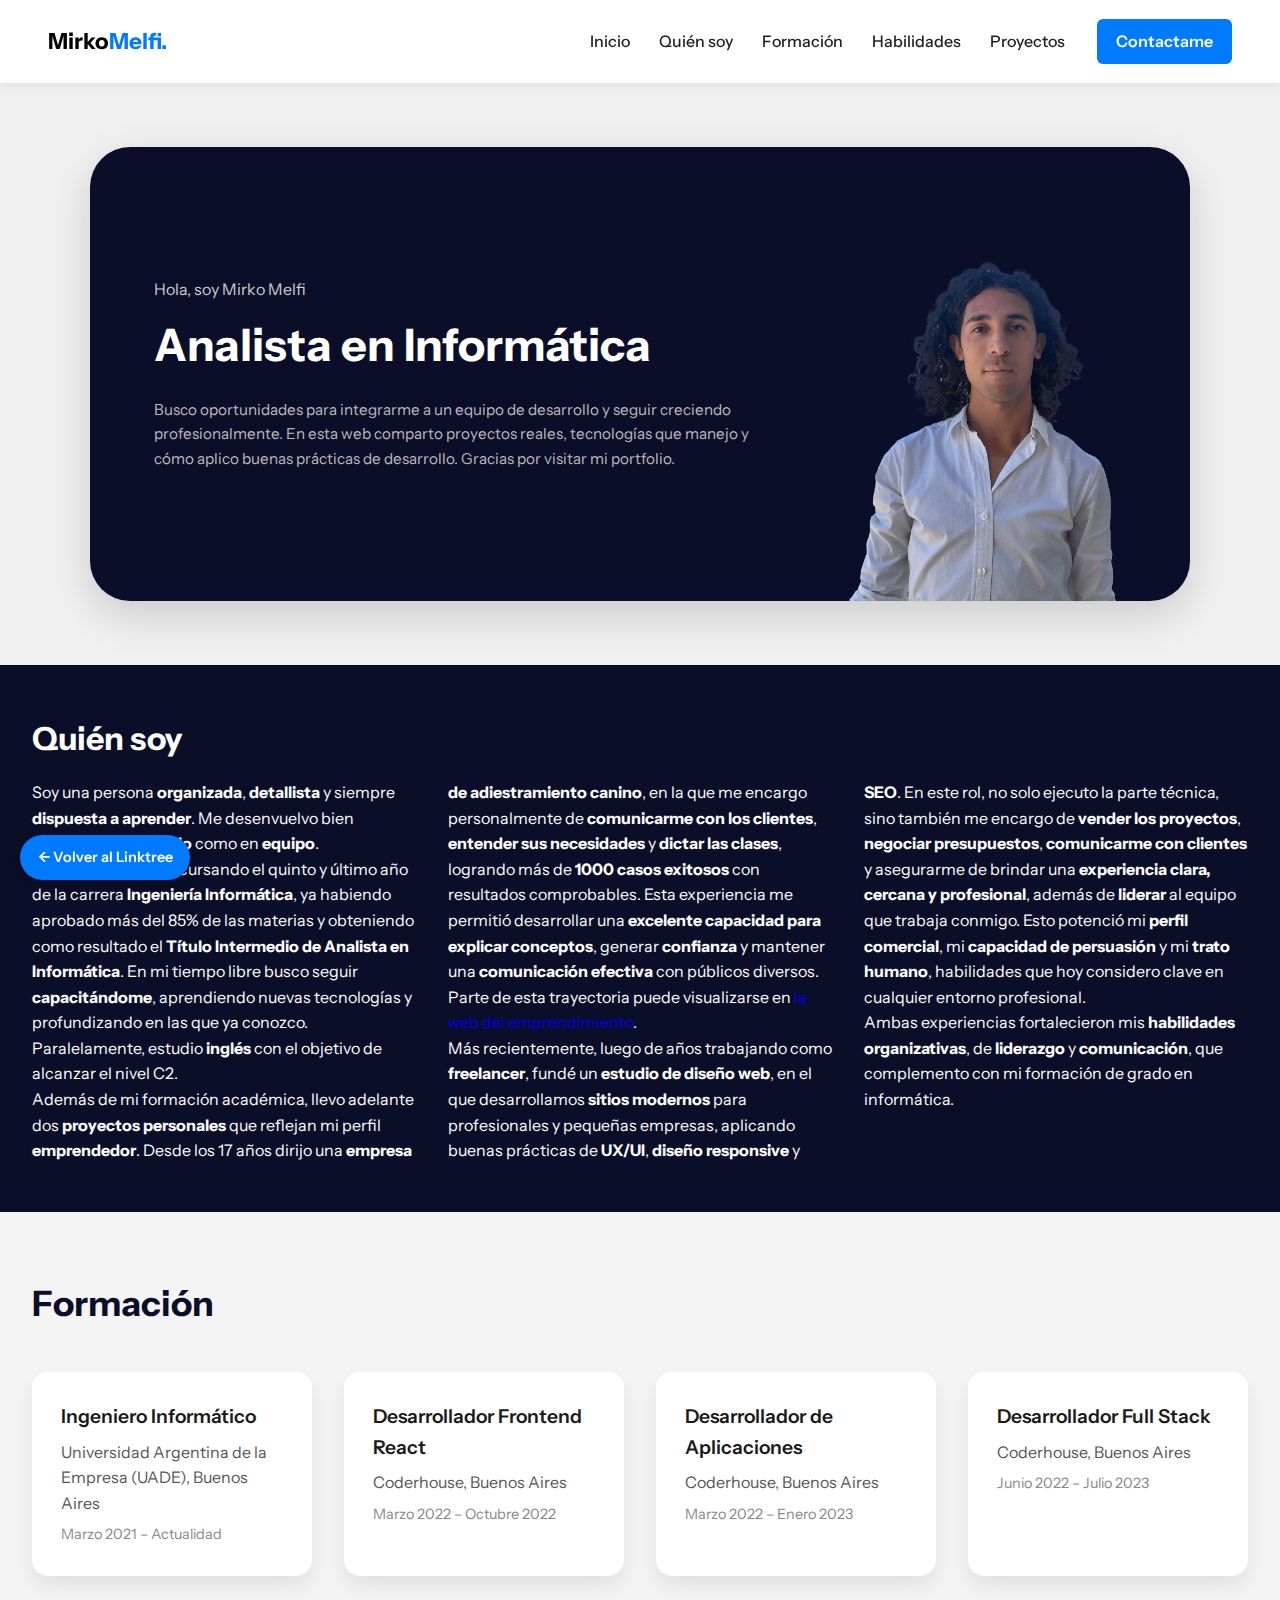
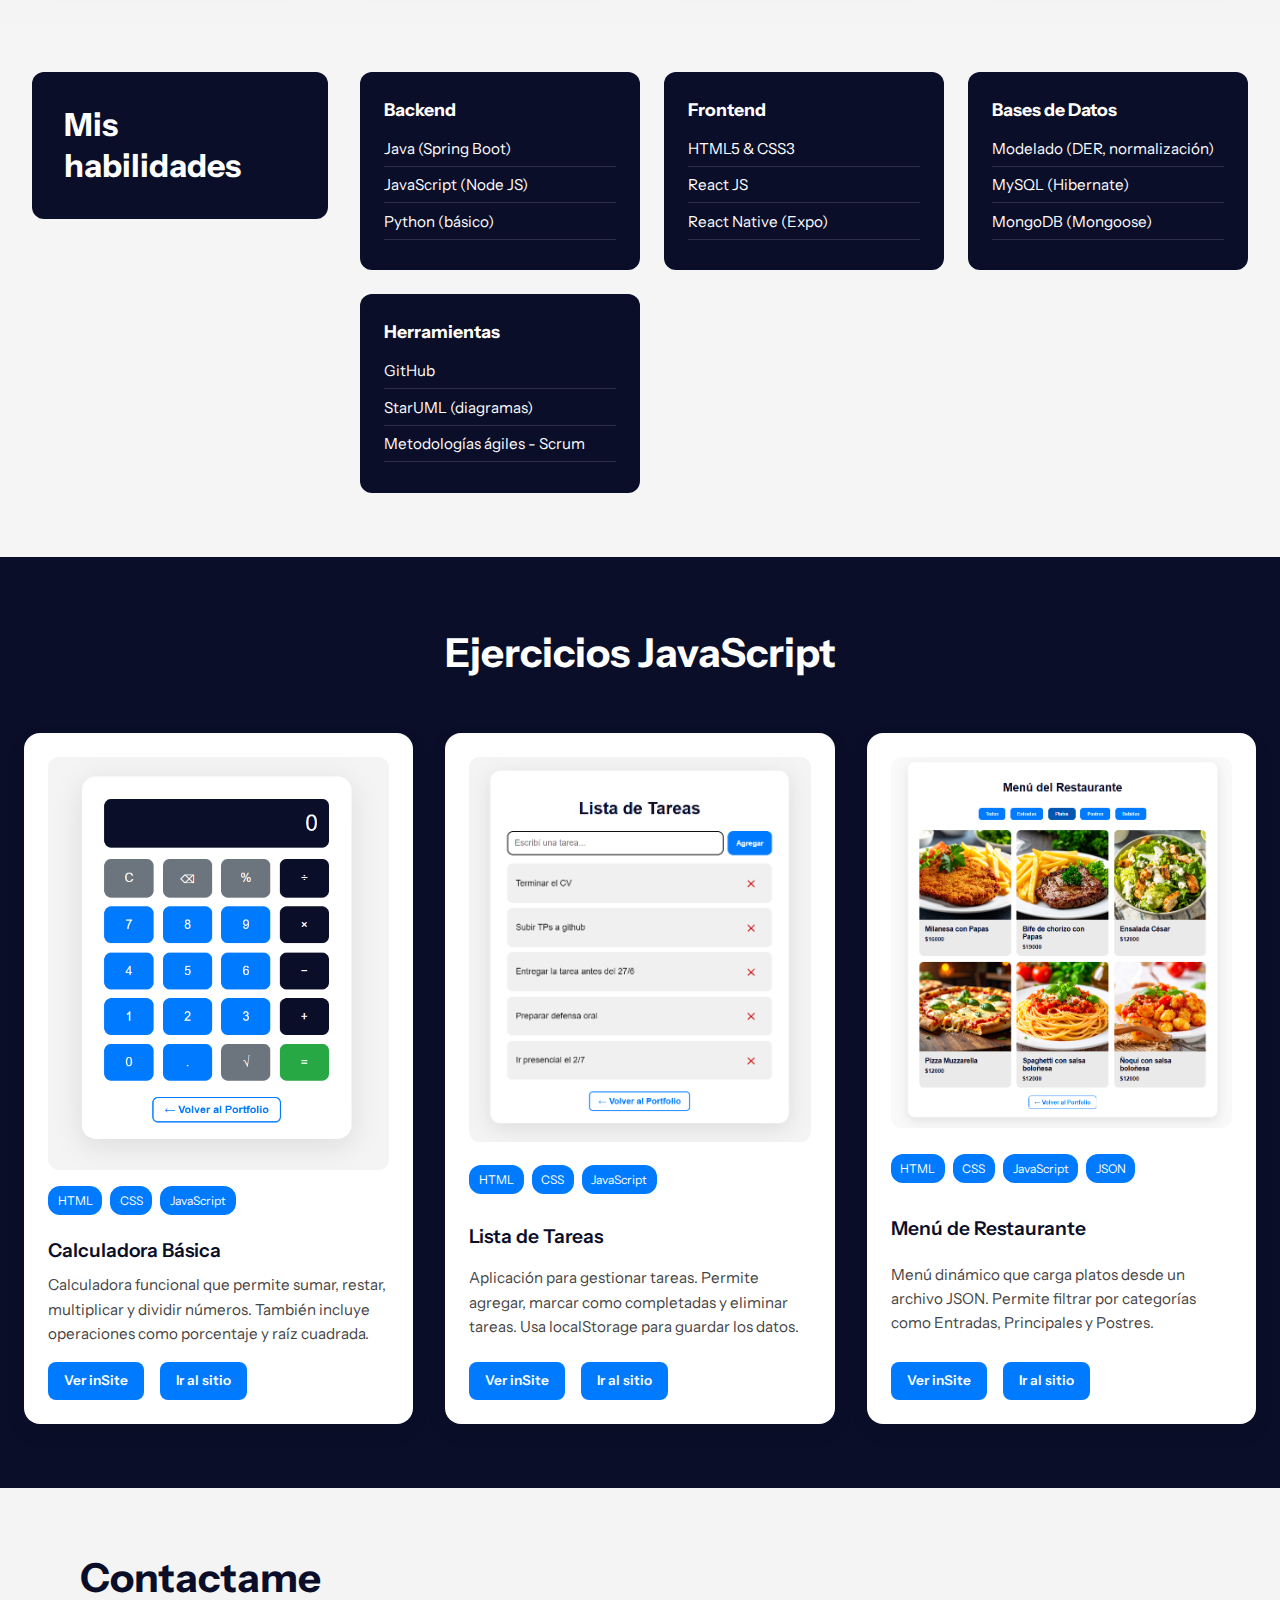
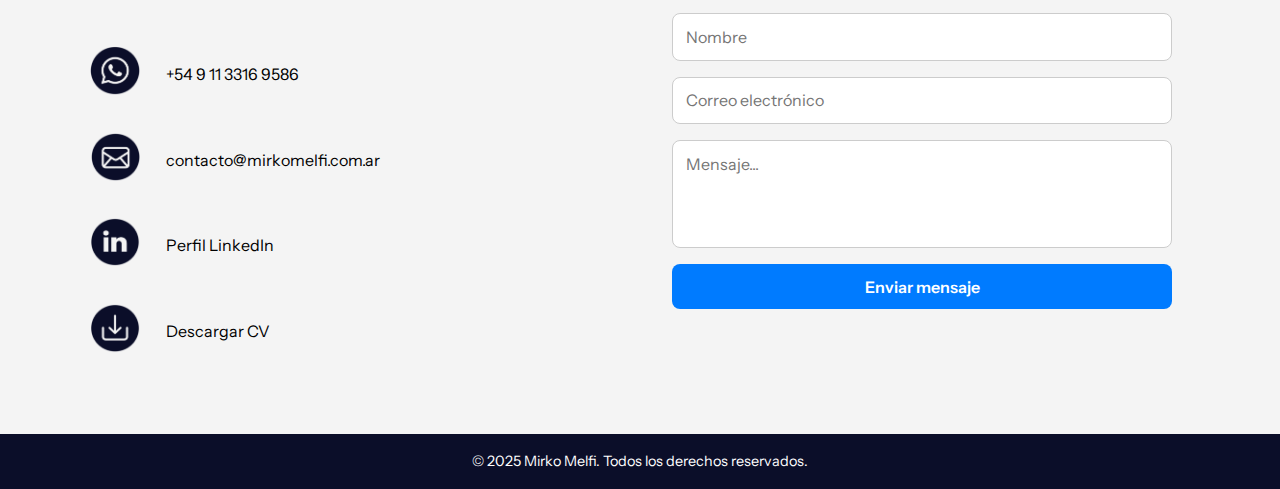
<file: index.html>
<!DOCTYPE html>
<html lang="es">
<head>
    <meta charset="UTF-8">
    <meta name="viewport" content="width=device-width, initial-scale=1.0">
    <meta name="format-detection" content="telephone=no">
    <title>Mirko Melfi - Portfolio</title>
    <link rel="stylesheet" href="styles.css?v=1.3">
    <link rel="icon" type="image/png" href="assets/logo.png">
    <link rel="preconnect" href="https://fonts.googleapis.com">
    <link href="https://fonts.googleapis.com/css2?family=Inter:wght@400;600;700&display=swap" rel="stylesheet">
    <link rel="preconnect" href="https://fonts.googleapis.com">
    <link rel="preconnect" href="https://fonts.gstatic.com" crossorigin>
    <link href="https://fonts.googleapis.com/css2?family=Instrument+Sans:ital,wght@0,400..700;1,400..700&display=swap" rel="stylesheet">
    <style>
        /*Para que baje suave hasta el ID marcado*/
        html {
            scroll-behavior: smooth;
        }
    </style>
</head>

<body>

<header class="header">
  <div class="logo">Mirko<span>Melfi.</span></div>

  <nav class="navbar">
    <ul class="nav-links" id="nav-links">
      <li><a href="#inicio">Inicio</a></li>
      <li><a href="#quien-soy">Quién soy</a></li>
      <li><a href="#formacion">Formación</a></li>
      <li><a href="#habilidades">Habilidades</a></li>
      <li><a href="#proyectos">Proyectos</a></li>
    </ul>
    <a href="#contacto" class="btn-nav">Contactame</a>
  </nav>

    <!-- Botón hamburguesa solo visible en mobile -->
  <div class="hamburger" id="hamburger">☰</div>

  <!-- Overlay oscuro -->
  <div class="overlay" id="overlay"></div>

  <!-- Menú mobile lateral -->
  <div class="mobile-menu" id="mobileMenu">
    <div class="mobile-header">
      <span class="logo">Mirko<span>Melfi.</span></span>
      <button id="closeMenu">✕</button>
    </div>
    <ul>
      <li><a href="#inicio">Inicio</a></li>
      <li><a href="#quien-soy">Quién soy</a></li>
      <li><a href="#formacion">Formación</a></li>
      <li><a href="#habilidades">Habilidades</a></li>
      <li><a href="#proyectos">Proyectos</a></li>
      <li><a href="#contacto">Contactame</a></li>
    </ul>
  </div>
</header>



<section id="inicio" class="hero">
  <div class="hero-content">
    <div class="hero-texto">
      <p class="intro">Hola, soy Mirko Melfi</p>
      <h1>Analista en Informática</h1>
      <p class="descripcion">
          Busco oportunidades para integrarme a un equipo de desarrollo y seguir creciendo profesionalmente.  
          En esta web comparto proyectos reales, tecnologías que manejo y cómo aplico buenas prácticas de desarrollo.  
          Gracias por visitar mi portfolio.
      </p>
    </div>
    <div class="hero-imagen">
      <img src="assets/fotomirko.png" alt="Foto de Mirko Melfi">
    </div>
  </div>
</section>


  <section class="quien-soy" id="quien-soy">
    <h2>Quién soy</h2>
    <div class="quien-soy-texto">
      <p>
        Soy una persona <strong>organizada</strong>, <strong>detallista</strong> y siempre <strong>dispuesta a aprender</strong>. Me desenvuelvo bien trabajando tanto <strong>solo</strong> como en <strong>equipo</strong>. Actualmente, estoy cursando el quinto y último año de la carrera <strong>Ingeniería Informática</strong>, ya habiendo aprobado más del 85% de las materias y obteniendo como resultado el <strong>Título Intermedio de Analista en Informática</strong>. En mi tiempo libre busco seguir <strong>capacitándome</strong>, aprendiendo nuevas tecnologías y profundizando en las que ya conozco. Paralelamente, estudio <strong>inglés</strong> con el objetivo de alcanzar el nivel C2.
      <br>
      
        Además de mi formación académica, llevo adelante dos <strong>proyectos personales</strong> que reflejan mi perfil <strong>emprendedor</strong>. Desde los 17 años dirijo una <strong>empresa de adiestramiento canino</strong>, en la que me encargo personalmente de <strong>comunicarme con los clientes</strong>, <strong>entender sus necesidades</strong> y <strong>dictar las clases</strong>, logrando más de <strong>1000 casos exitosos</strong> con resultados comprobables. Esta experiencia me permitió desarrollar una <strong>excelente capacidad para explicar conceptos</strong>, generar <strong>confianza</strong> y mantener una <strong>comunicación efectiva</strong> con públicos diversos. Parte de esta trayectoria puede visualizarse en <a href="https://adiestramientocaninojirok.com" target="_blank">la web del emprendimiento</a>.
      <br>
      
        Más recientemente, luego de años trabajando como <strong>freelancer</strong>, fundé un <strong>estudio de diseño web</strong>, en el que desarrollamos <strong>sitios modernos</strong> para profesionales y pequeñas empresas, aplicando buenas prácticas de <strong>UX/UI</strong>, <strong>diseño responsive</strong> y <strong>SEO</strong>. En este rol, no solo ejecuto la parte técnica, sino también me encargo de <strong>vender los proyectos</strong>, <strong>negociar presupuestos</strong>, <strong>comunicarme con clientes</strong> y asegurarme de brindar una <strong>experiencia clara, cercana y profesional</strong>, además de <strong>liderar</strong> al equipo que trabaja conmigo. Esto potenció mi <strong>perfil comercial</strong>, mi <strong>capacidad de persuasión</strong> y mi <strong>trato humano</strong>, habilidades que hoy considero clave en cualquier entorno profesional. <br>Ambas experiencias fortalecieron mis <strong>habilidades organizativas</strong>, de <strong>liderazgo</strong> y <strong>comunicación</strong>, que complemento con mi formación de grado en informática.
      </p>
    </div>

    <div class="accordion-section">
      <button class="accordion-btn" onclick="toggleAcordeon('bloque1',this)">Formación y perfil académico <span class="arrow">›</span></button>
      <div id="bloque1" class="accordion-content">
        Soy una persona <strong>organizada</strong>, <strong>detallista</strong> y siempre <strong>dispuesta a aprender</strong>. Me desenvuelvo bien trabajando tanto <strong>solo</strong> como en <strong>equipo</strong>. Actualmente, estoy cursando el quinto y último año de la carrera <strong>Ingeniería Informática</strong>, ya habiendo aprobado más del 85% de las materias y obteniendo como resultado el <strong>Título Intermedio de Analista en Informática</strong>. En mi tiempo libre busco seguir <strong>capacitándome</strong>, aprendiendo nuevas tecnologías y profundizando en las que ya conozco. Paralelamente, estudio <strong>inglés</strong> con el objetivo de alcanzar el nivel C2.
      </div>

      <button class="accordion-btn" onclick="toggleAcordeon('bloque2',this)">Autogestión y visión emprendedora <span class="arrow">›</span></button>
      <div id="bloque2" class="accordion-content">
        Desde los 17 años dirijo una <strong>empresa de adiestramiento canino</strong>, en la que me encargo personalmente de <strong>comunicarme con los clientes</strong>, <strong>entender sus necesidades</strong> y <strong>dictar las clases</strong>, logrando más de <strong>1000 casos exitosos</strong> con resultados comprobables. Esta experiencia me permitió desarrollar una <strong>excelente capacidad para explicar conceptos</strong>, generar <strong>confianza</strong> y mantener una <strong>comunicación efectiva</strong> con públicos diversos. Parte de esta trayectoria puede visualizarse en <a href="https://adiestramientocaninojirok.com" target="_blank">la web del emprendimiento</a>.
      </div>

      <button class="accordion-btn" onclick="toggleAcordeon('bloque3',this)">Liderazgo y gestión de proyectos <span class="arrow">›</span></button>
      <div id="bloque3" class="accordion-content">
        Luego de años trabajando como <strong>freelancer</strong>, fundé un <strong>estudio de diseño web</strong>, en el que desarrollamos <strong>sitios modernos</strong> para profesionales y pequeñas empresas, aplicando buenas prácticas de <strong>UX/UI</strong>, <strong>diseño responsive</strong> y <strong>SEO</strong>. En este rol, no solo ejecuto la parte técnica, sino también me encargo de <strong>vender los proyectos</strong>, <strong>negociar presupuestos</strong>, <strong>comunicarme con clientes</strong> y asegurarme de brindar una <strong>experiencia clara, cercana y profesional</strong>, además de <strong>liderar</strong> al equipo que trabaja conmigo.
      </div>

      <button class="accordion-btn" onclick="toggleAcordeon('bloque4',this)">Empatía, adaptabilidad y colaboración <span class="arrow">›</span></button>
      <div id="bloque4" class="accordion-content">
        Estas experiencias fortalecieron mis <strong>habilidades organizativas</strong>, de <strong>liderazgo</strong> y <strong>comunicación</strong>, que complemento con mi formación de grado en informática. También potenció mi <strong>perfil comercial</strong>, mi <strong>capacidad de persuasión</strong> y mi <strong>trato humano</strong>, habilidades que considero clave en cualquier entorno profesional.
      </div>
    </div>


  </section>

  <section class="formacion" id="formacion">
    <h2>Formación</h2>
    <div class="formacion-grid">

      <div class="card-formacion">
        <h3>Ingeniero Informático</h3>
        <p>Universidad Argentina de la Empresa (UADE), Buenos Aires</p>
        <span>Marzo 2021 – Actualidad</span>
      </div>
      
      <div class="card-formacion">
        <h3>Desarrollador Frontend React</h3>
        <p>Coderhouse, Buenos Aires</p>
        <span>Marzo 2022 – Octubre 2022</span>
      </div>

      <div class="card-formacion">
        <h3>Desarrollador de Aplicaciones</h3>
        <p>Coderhouse, Buenos Aires</p>
        <span>Marzo 2022 – Enero 2023</span>
      </div>
      
      <div class="card-formacion">
        <h3>Desarrollador Full Stack</h3>
        <p>Coderhouse, Buenos Aires</p>
        <span>Junio 2022 – Julio 2023</span>
      </div>

    </div>
  </section>

  <hr class="separador-mobile">

  <section class="habilidades" id="habilidades">
    <div class="habilidades-wrapper">
      <div class="habilidades-titulo">
        <h2>Mis habilidades</h2>
      </div>
      <div class="habilidades-contenido">

        <div class="grupo-habilidades">
          <h3>Backend</h3>
          <ul>
            <li>Java (Spring Boot)</li>
            <li>JavaScript (Node JS)</li>
            <li>Python (básico)</li>
          </ul>
        </div>

        <div class="grupo-habilidades">
          <h3>Frontend</h3>
          <ul>
            <li>HTML5 & CSS3</li>
            <li>React JS</li>
            <li>React Native (Expo)</li>
          </ul>
        </div>

        <div class="grupo-habilidades">
          <h3>Bases de Datos</h3>
          <ul>
            <li>Modelado (DER, normalización)</li>
            <li>MySQL (Hibernate)</li>
            <li>MongoDB (Mongoose)</li>
          </ul>
        </div>

        <div class="grupo-habilidades">
          <h3>Herramientas</h3>
          <ul>
            <li>GitHub</li>
            <li>StarUML (diagramas)</li>
            <li>Metodologías ágiles - Scrum</li>
          </ul>
        </div>

      </div>
    </div>
  </section>
  <section id="proyectos" class="proyectos">
    <div class="contenedor">
      <h2>Ejercicios JavaScript</h2>
      <div class="grid-proyectos">

        <!-- Proyecto 1: Calculadora -->
        <div class="proyecto-card">
          <img src="assets/calculadora.png" alt="Calculadora JavaScript">
          <div class="etiquetas">
            <span>HTML</span>
            <span>CSS</span>
            <span>JavaScript</span>
          </div>
          <h3>Calculadora Básica</h3>
          <p>
            Calculadora funcional que permite sumar, restar, multiplicar y dividir números. También incluye operaciones como porcentaje y raíz cuadrada.
          </p>
          <div class="botones-proyecto">
            <a href="proyectos/calculadora/index.html" class="btn-proyecto">Ver inSite</a>
            <a href="proyectos/calculadora/index.html" class="btn-proyecto" target="_blank">Ir al sitio</a>
          </div>
        </div>

        <!-- Proyecto 2: Lista de Tareas -->
        <div class="proyecto-card">
          <img src="assets/tareas.png" alt="Lista de Tareas">
          <div class="etiquetas">
            <span>HTML</span>
            <span>CSS</span>
            <span>JavaScript</span>
          </div>
          <h3>Lista de Tareas</h3>
          <p>
            Aplicación para gestionar tareas. Permite agregar, marcar como completadas y eliminar tareas. Usa localStorage para guardar los datos.
          </p>
          <div class="botones-proyecto">
            <a href="proyectos/tareas/index.html" class="btn-proyecto">Ver inSite</a>
            <a href="proyectos/tareas/index.html" class="btn-proyecto" target="_blank">Ir al sitio</a>
          </div>
        </div>

        <!-- Proyecto 3: Menú Restaurante -->
        <div class="proyecto-card">
          <img src="assets/menu.png" alt="Menú Restaurante">
          <div class="etiquetas">
            <span>HTML</span>
            <span>CSS</span>
            <span>JavaScript</span>
            <span>JSON</span>
          </div>
          <h3>Menú de Restaurante</h3>
          <p>
            Menú dinámico que carga platos desde un archivo JSON. Permite filtrar por categorías como Entradas, Principales y Postres.
          </p>
          <div class="botones-proyecto">
            <a href="proyectos/menu/index.html" class="btn-proyecto">Ver inSite</a>
            <a href="proyectos/menu/index.html" class="btn-proyecto" target="_blank">Ir al sitio</a>
          </div>
        </div>

      </div>
    </div>
  </section>

  <section class="contacto-form">
    <section id="contacto" class="contacto">
      <div class="contacto-txt">
        <h1>Contactame</h1>
        <div class="contacto-iconos">
          <div class="items-contact">
            <a href="https://wa.me/541133169586" target="_blank">
              <img src="assets/icono-wpp.png" alt="WhatsApp">
            </a>
            <p>+54 9 11 3316 9586</p>
          </div>
          <div class="items-contact">
            <a href="mailto:contacto@mirkomelfi.com.ar" target="_blank">
              <img src="assets/icono-gmail.png" alt="Email">
            </a>
            <p>contacto@mirkomelfi.com.ar</p>
          </div>
          <div class="items-contact">
            <a href="https://linkedin.com/in/mirko-melfi-93bb242aa" target="_blank">
              <img src="assets/icono-link.png" alt="LinkedIn">
            </a>
            <p>Perfil LinkedIn</p>
          </div>
          <div class="items-contact">
            <a href="assets/Curriculum - Mirko Melfi  (Español).pdf" download class="btn-descarga">
              <img src="assets/icono-download.png" alt="Descargar">
            </a>
            <p>Descargar CV</p>
          </div>

        </div>
      </div>
    </section>
    <section id="form" class="form">
      <div class="txt-form">
        <h1>Dejame tu mensaje!</h1>
      </div>
      <form class="form-contacto" id="form-contacto">
        <input type="text" name="from_name" placeholder="Nombre" required>
        <input type="email" name="reply_to" placeholder="Correo electrónico" required>
        <textarea name="message" rows="4" placeholder="Mensaje..." required></textarea>
        <button type="submit">Enviar mensaje</button>
      </form>
    </section>
  </section>
  <footer>
    <p>© 2025 Mirko Melfi. Todos los derechos reservados.</p>
  </footer>
 <a href="https://mirkomelfi.github.io/linktree-dw/" class="btn-flotante-linktree" title="Volver al Linktree">← Volver al Linktree</a>
 
<script>
  const hamburger = document.getElementById("hamburger");
  const mobileMenu = document.getElementById("mobileMenu");
  const closeMenu = document.getElementById("closeMenu");
  const overlay = document.getElementById("overlay");
  const menuLinks = mobileMenu.querySelectorAll("a");

  const openMenu = () => {
    mobileMenu.style.display = "flex";
    overlay.style.display = "block";
  };

  const closeMobileMenu = () => {
    mobileMenu.style.display = "none";
    overlay.style.display = "none";
  };

  hamburger.addEventListener("click", openMenu);
  closeMenu.addEventListener("click", closeMobileMenu);
  overlay.addEventListener("click", closeMobileMenu);

  menuLinks.forEach(link => {
    link.addEventListener("click", closeMobileMenu);
  });
</script>




 <script>
  function toggleAcordeon(id, button) {
    const content = document.getElementById(id);
    const allContents = document.querySelectorAll('.accordion-content');
    const allButtons = document.querySelectorAll('.accordion-btn');

    // Cierra todos
    allContents.forEach(c => {
      if (c !== content) {
        c.style.maxHeight = null;
        c.style.overflow = "hidden";
        c.style.paddingTop= "0";
        c.style.paddingBottom= "0";  
      }
    });

    allButtons.forEach(b => {
      if (b !== button) b.classList.remove('active');
    });

    // Toggle actual
    if (content.style.maxHeight) {
      content.style.maxHeight = null;
      content.style.overflow = "hidden";
      content.style.paddingTop= "0";
      content.style.paddingBottom= "0";
      button.classList.remove('active');
    } else {
      content.style.maxHeight = content.scrollHeight+30 + "px";
      content.style.overflow = "visible";
      content.style.paddingTop= "0.5rem"
      content.style.paddingBottom= "0.5rem"
      button.classList.add('active');
    }
  }
</script>




<script src="https://cdn.emailjs.com/dist/email.min.js"></script>
<script>
  (function(){
    emailjs.init("-OIQzzIUuKCMTulfD");
  })();

  document.getElementById("form-contacto").addEventListener("submit", function(event) {
    event.preventDefault();

    emailjs.sendForm("service_mirko_portfolio", "template_tw28hwe", this)
      .then(() => {
        alert("¡Email enviado correctamente!");
        this.reset();
      }, (error) => {
        alert("Error al enviar el mensaje. Intente de nuevo.");
        console.error(error);
      });
  });
</script>


</body>
</html>
</file>
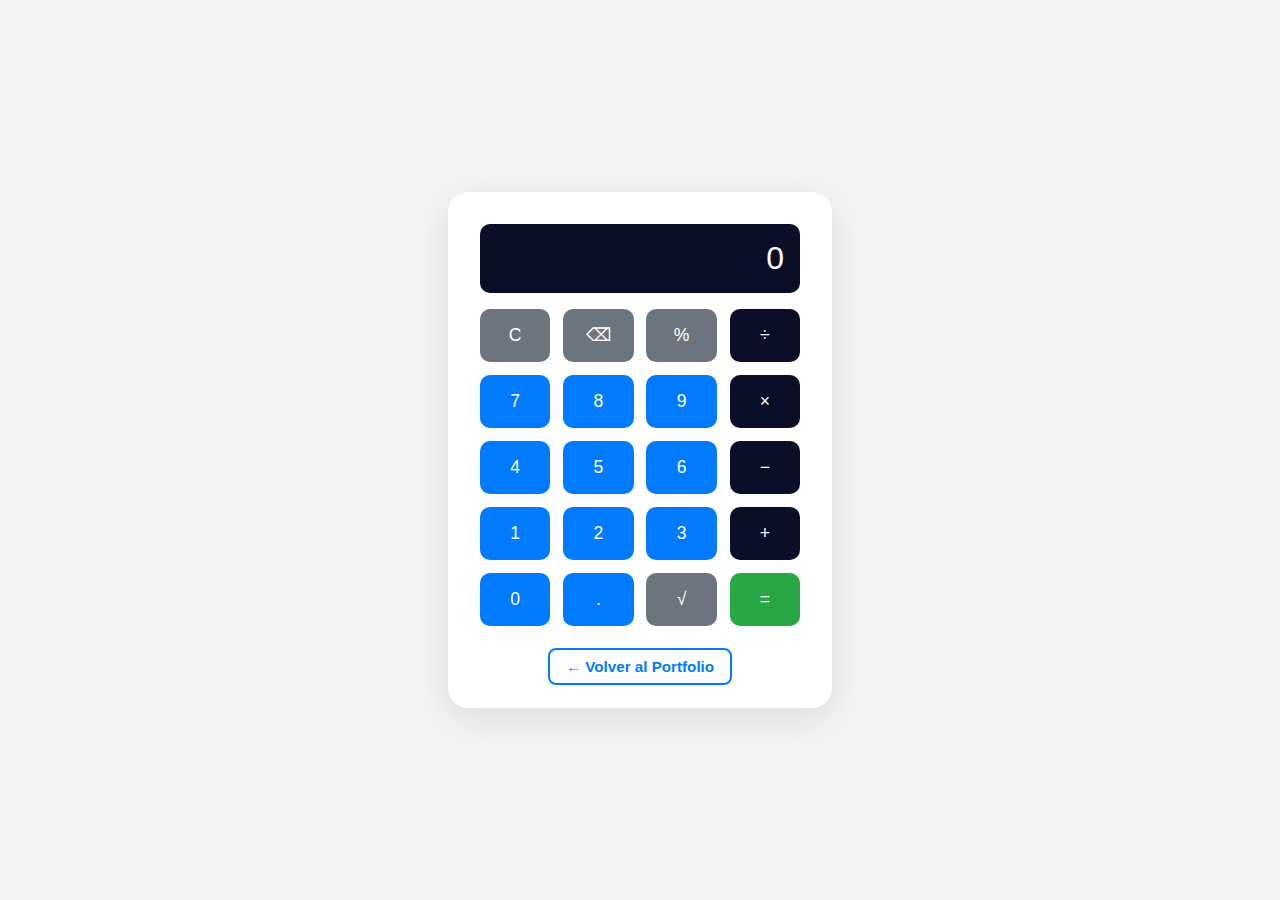
<file: proyectos/calculadora/index.html>
<!DOCTYPE html>
<html lang="es">
<head>
  <meta charset="UTF-8" />
  <meta name="viewport" content="width=device-width, initial-scale=1.0"/>
  <title>Calculadora - Mirko Melfi</title>
  <link rel="stylesheet" href="styles.css?v=1.2">
</head>
<body>

  <div class="calculadora">

    <div class="pantalla" id="pantalla">0</div>

    <div class="botones">

      <!-- Botones con data-accion para funciones especiales -->
      <button class="btn-func" data-accion="limpiar">C</button>
      <button class="btn-func" data-accion="borrar">⌫</button>
      <button class="btn-func" data-valor="%">%</button>
      <button class="btn-op" data-valor="/">÷</button>

      <!-- Botones numéricos y operadores -->
      <button data-valor="7">7</button>
      <button data-valor="8">8</button>
      <button data-valor="9">9</button>
      <button class="btn-op" data-valor="*">×</button>

      <button data-valor="4">4</button>
      <button data-valor="5">5</button>
      <button data-valor="6">6</button>
      <button class="btn-op" data-valor="-">−</button>

      <button data-valor="1">1</button>
      <button data-valor="2">2</button>
      <button data-valor="3">3</button>
      <button class="btn-op" data-valor="+">+</button>

      <button data-valor="0">0</button>
      <button data-valor=".">.</button>
      <button class="btn-func" data-accion="raiz">√</button>
      <button class="btn-eq" data-accion="calcular">=</button>
    </div>

    <div class="volver-wrapper">
      <a href="/portfolio-dw/" class="btn-volver">← Volver al Portfolio</a>
    </div>


  </div>
    
  <script src="script.js"></script>
</body>
</html>
</file>
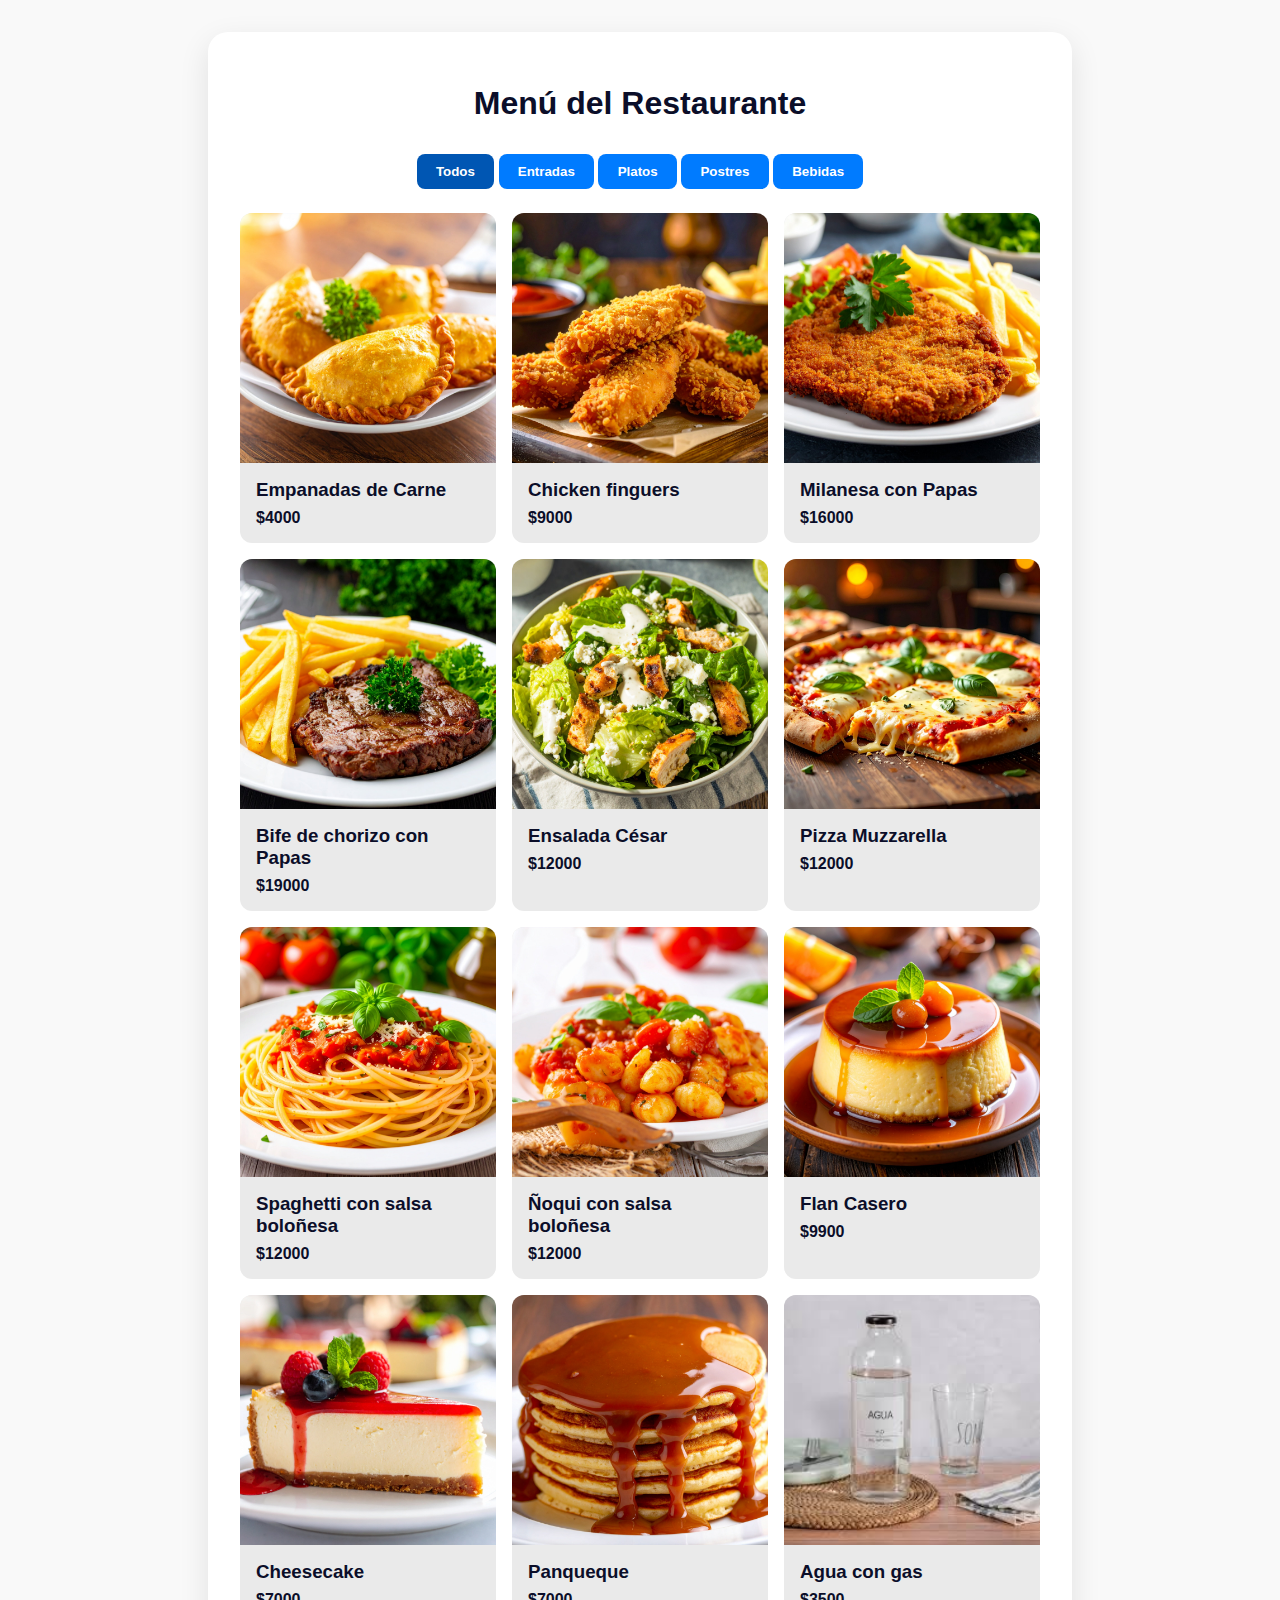
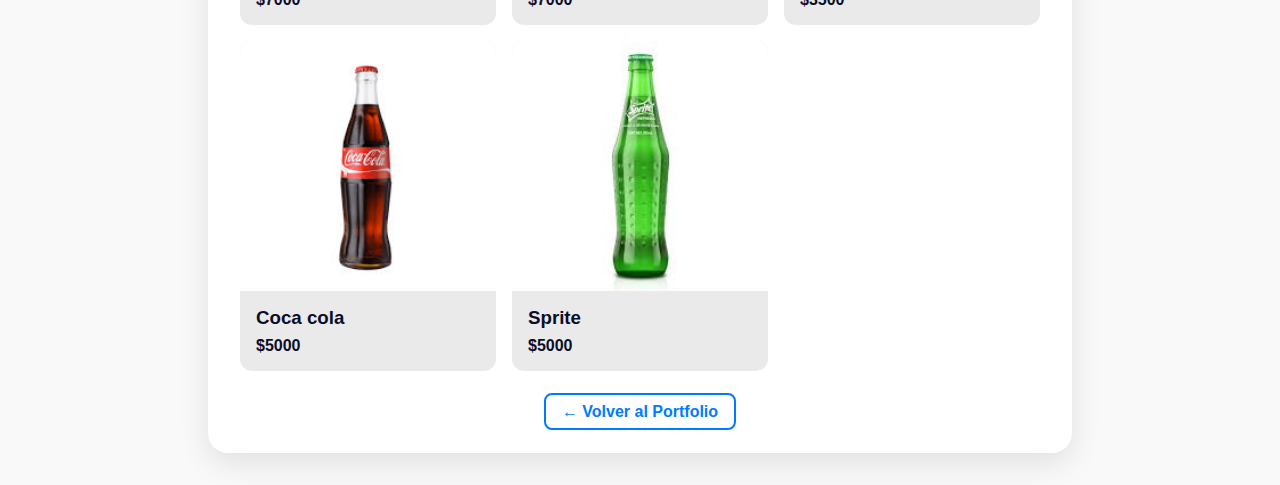
<file: proyectos/menu/index.html>
<!DOCTYPE html>
<html lang="es">
<head>
  <meta charset="UTF-8" />
  <meta name="viewport" content="width=device-width, initial-scale=1.0"/>
  <title>Menú de Restaurante</title>
  <link rel="stylesheet" href="styles.css">
</head>
<body>

  <div class="menu-container">
    <h1>Menú del Restaurante</h1>

    <div class="filtros">
      <button data-categoria="Todos" class="activo">Todos</button>
      <button data-categoria="Entradas">Entradas</button>
      <button data-categoria="Platos Principales">Platos</button>
      <button data-categoria="Postres">Postres</button>
      <button data-categoria="Bebidas">Bebidas</button>
    </div>

    <div id="menu-lista" class="menu-lista"></div>

    <div class="volver-wrapper">
      <a href="/" class="btn-volver">← Volver al Portfolio</a>
    </div>
  </div>

  <script src="script.js"></script>
</body>
</html>
</file>
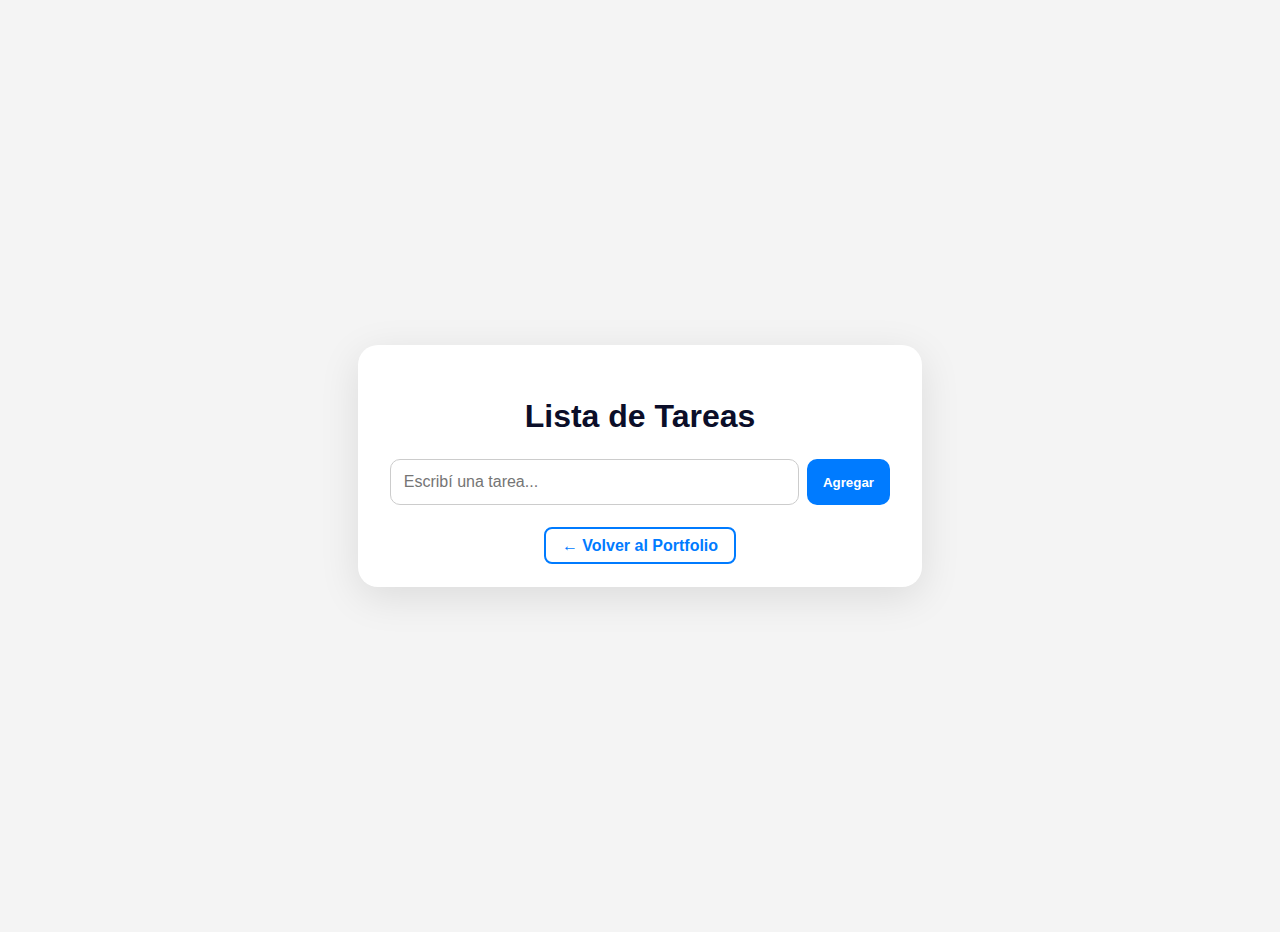
<file: proyectos/tareas/index.html>
<!DOCTYPE html>
<html lang="es">
<head>
  <meta charset="UTF-8" />
  <meta name="viewport" content="width=device-width, initial-scale=1.0"/>
  <title>Lista de Tareas - Mirko Melfi</title>
  <link rel="stylesheet" href="styles.css">
</head>
<body>

  <div class="tareas-container">

    <h1>Lista de Tareas</h1>

    <form id="form-tarea">
      <input type="text" id="input-tarea" placeholder="Escribí una tarea..." required />
      <button type="submit">Agregar</button>
    </form>

    <ul id="lista-tareas"></ul>

    <div class="volver-wrapper">
      <a href="/" class="btn-volver">← Volver al Portfolio</a>
    </div>

  </div>

  <script src="script.js"></script>
</body>
</html>
</file>
<file: styles.css>
* {
  margin: 0;
  padding: 0;
  box-sizing: border-box;
  font-family: "Instrument Sans";
}

:root {
  --secundario: #f4f4f4;  
  --primario: #0B0E29;
  --azul-oscuro: #1a1a1a;
  --azul-francia:#007bff;
}

body {
  line-height: 1.6;
  background-color: var(--secundario);
  color: var(--azul-oscuro);
}


.contenedor {
  max-width: 1300px;
  margin: 0 auto;
  padding: 0 0.5rem;
}

/* ----------- HEADER BASE ----------- */
.header {
  display: flex;
  justify-content: space-between;
  align-items: center;
  padding: 1.2rem 3rem;
  background-color: white;
  box-shadow: 0px 4px 8px rgba(0, 0, 0, 0.05);
  position: sticky;
  top: 0;
  z-index: 999;
}

.logo {
  font-size: 1.4rem;
  font-weight: 700;
  color: #000;
}

.logo span {
  color: var(--azul-francia);
}

.navbar {
  display: flex;
  align-items: center;
  gap: 2rem;
}

.nav-links {
  list-style: none;
  display: flex;
  gap: 1.8rem;
  margin: 0;
  padding: 0;
}

.nav-links li a {
  text-decoration: none;
  font-weight: 500;
  font-size: 1rem;
  color: #222;
  transition: color 0.3s ease;
}

.nav-links li a:hover {
  color: var(--azul-francia);
}

.btn-nav {
  background-color: var(--azul-francia);
  color: white;
  padding: 0.6rem 1.2rem;
  border-radius: 6px;
  text-decoration: none;
  font-weight: 600;
  transition: background-color 0.3s ease;
}

.btn-nav:hover {
  background-color: #0056b3;
}

/* ----------- MOBILE MENU ----------- */
.hamburger {
  display: none;
  font-size: 2rem;
  cursor: pointer;
}

/* Overlay oscuro al abrir el menú */
.overlay {
  position: fixed;
  top: 0;
  left: 0;
  width: 100vw;
  height: 100vh;
  background: rgba(0, 0, 0, 0.65);
  z-index: 900;
  display: none;
}

/* Menú lateral */
.mobile-menu {
  display: none;
  position: fixed;
  top: 0;
  right: 0;
  height: 100vh;
  width: 60vw;
  background-color: var(--secundario);
  padding: 2rem;
  z-index: 1000;
  flex-direction: column;
}

.mobile-menu ul {
  list-style: none;
  margin-top: 2rem;
  display: flex;
  flex-direction: column;
  gap: 1.5rem;
}

.mobile-menu ul li a {
  font-size: 1.1rem;
  font-weight: 600;
  color: #000;
  text-decoration: none;
}

.mobile-header {
  display: flex;
  justify-content: space-between;
  align-items: center;
}

.mobile-header button {
  font-size: 1.5rem;
  background: none;
  border: none;
  cursor: pointer;
}

/* ----------- MEDIA QUERIES ----------- */
@media (max-width: 910px) {
  .nav-links,
  .btn-nav {
    display: none;
  }

  .hamburger {
    display: block;
  }
}



/* === HERO SECTION === */

.hero {
  display: flex;
  justify-content: center;
  align-items: center;
  background-color: #f0f0f0;
  padding: 4rem 2rem;
}

.hero-content {
  background-color: var(--primario);
  border-radius: 40px;
  box-shadow: 0 15px 40px rgba(0, 0, 0, 0.15);
  display: flex;
  flex-direction: row;
  justify-content: space-between;
  align-items: center;
  padding: 3rem 4rem;
  max-width: 1100px;
  width: 100%;
  position: relative;
  overflow: hidden;
}

.hero-texto {
  color: white;
  max-width: 600px;
}

.hero-texto .intro {
  font-size: 1rem;
  color: #ccc;
  margin-bottom: 0.5rem;
}

.hero-texto h1 {
  font-size: 2.8rem;
  font-weight: 700;
  margin-bottom: 1rem;
}

.hero-texto .descripcion {
  font-size: 0.95rem;
  line-height: 1.6;
  color: #bbb;
}

.hero-imagen {
  flex-shrink: 0;
  margin-left: 2rem;
}

.hero-imagen img {
  height: 350px;
  object-fit: cover;
  border-radius: 20px;
  transform: translateY(60px);
}

.hero .btn-lang {
  position: absolute;
  top: 1.5rem;
  left: 2rem;
  z-index: 1; /* debajo del header */
}



/*prueba overflow img*/
/*
.hero-content {
  background-color: var(--primario);
  border-radius: 40px;
  box-shadow: 0 15px 40px rgba(0, 0, 0, 0.15);
  display: flex;
  flex-direction: row;
  justify-content: space-between;
  align-items: center;
  padding: 3rem 4rem;
  max-width: 1100px;
  width: 100%;
  position: relative;
  overflow: visible; 
}
.hero-imagen {
  flex-shrink: 0;
  margin-left: 2rem;
  position: relative;
  z-index: 1;

  border-radius: 20px;
  transform: translateY(-130px); 
}
.hero-imagen img {

  height: 400px;
  object-fit: cover;
}
.hero-texto{
  align-self: flex-start;
  margin-top: 3rem;
}
*/


.btn-lang {
  position: absolute;
  top: 1.5rem;
  left: 2rem;
  background-color: transparent;
  border: 2px solid #007bff;
  color: #007bff;
  padding: 0.5rem 1rem;
  border-radius: 20px;
  font-weight: 600;
  font-size: 0.9rem;
  text-decoration: none;
  transition: all 0.3s ease;
  z-index: 999;
}
.btn-lang {
  z-index: 1 !important; /* baja prioridad respecto al header */
}


.btn-lang:hover {
  background-color: #007bff;
  color: white;
}


@media (max-width: 600px) {
  .hero-content {
    padding: 1.5rem;
    position: relative;
  }
.hero-texto{
  text-align: start;
  margin-top: 1rem;
}

  .hero-texto h1 {
    font-size: 1.6rem;
    line-height: 1.2;
  }

  .hero-texto .intro {
    font-size: 0.9rem;  
    margin-top: 2rem;
  }

  .hero-texto .descripcion {
    font-size: 0.85rem;
    line-height: 1.5;
  }

  .hero-imagen img {
    height: 200px;
  }
  .btn-lang {  
    position: absolute;
    top: 2rem;
    left: 2rem;
    padding: 0.4rem 0.8rem;
    font-size: 0.8rem;
    border-width: 1.5px;
    border: 2px solid #007bff;
    color: #007bff;
    border-radius: 20px;
    font-weight: 600;
  }
}




/* RESPONSIVE */
@media (max-width: 900px) {
  .hero-content {
    flex-direction: column;
    text-align: center;
    padding: 2rem;
  }

  .hero-imagen {
    margin: 0;
  }

  .hero-imagen img {
    height: 300px;
    transform: translateY(45px);
  }
}


.quien-soy, .formacion, .habilidades {
  padding: 3rem 2rem;
}

.quien-soy {
  background-color: var(--primario);
  color: white;
}

.quien-soy h2{
font-size: 2rem;
padding-bottom: 1rem;
}

.quien-soy-texto {
  column-count: 3;
  column-gap: 2rem;
  text-align: left;
}

.quien-soy-texto a{
  text-decoration: none;
}

.quien-soy-texto a:visited {
  color: var(--azul-francia);
  text-decoration: none;
}

.quien-soy-texto a:hover{
   text-decoration: underline;
}

@media (max-width: 992px) {
  .quien-soy-texto {
    column-count: 2;
  }
}

@media (max-width: 600px) {
  .quien-soy-texto {
    column-count: 1;
  }
}


/*

@media (max-width: 768px) {
  .quien-soy-grid {
    grid-template-columns: 1fr;
  }
}

*/

.separador-mobile {
  border: none;
  border-top: 3px solid var(--primario);
  margin: 1rem auto;
  width: 80%;
  max-width: 400px;
  display: none;
}

/* Mostrarse solo en mobile */
@media (max-width: 768px) {
  .separador-mobile {
    display: block;
  }
}




.formacion {
  background-color: var(--secundario);
  padding: 4rem 2rem 3rem 2rem;
}

.formacion h2 {
  font-size: 2.2rem;
  font-weight: 700;
  margin-bottom: 2.5rem;
  color: var(--primario);
}

.formacion-grid {
  display: grid;
  grid-template-columns: repeat(auto-fit, minmax(280px, 1fr));
  gap: 2rem;
  justify-items: center;
}

.card-formacion {
  background-color: white;
  border-radius: 16px;
  padding: 1.8rem;
  width: 100%;
  max-width: 450px;
  box-shadow: 0 10px 20px rgba(0, 0, 0, 0.08);
  transition: transform 0.3s ease, box-shadow 0.3s ease;
}

.card-formacion:hover {
  transform: translateY(-5px);
  box-shadow: 0 14px 28px rgba(0, 0, 0, 0.1);
}

.card-formacion h3 {
  font-size: 1.2rem;
  font-weight: 600;
  margin-bottom: 0.5rem;
  color: var(--azul-oscuro);
}

.card-formacion p {
  font-size: 1rem;
  color: #555;
  margin-bottom: 0.3rem;
}

.card-formacion span {
  font-size: 0.9rem;
  color: #888;
}


.habilidades {
  background-color: #f5f5f5;
  padding: 3rem 2rem 4rem 2rem;
}

.habilidades-wrapper {
  display: grid;
  grid-template-columns: 1fr 3fr;
  gap: 2rem;
  align-items: flex-start;
}

.habilidades-titulo {
  background-color: var(--primario);
  padding: 2rem;
  border-radius: 12px;
  color: white;
  text-align: left;
}

.habilidades-titulo h2 {
  font-size: 2rem;
  line-height: 1.3;
}

.habilidades-contenido {
  display: grid;
  grid-template-columns: repeat(auto-fit, minmax(220px, 1fr));
  gap: 1.5rem;
}

.grupo-habilidades {
  background-color: var(--primario);
  color: white;
  border-radius: 12px;
  padding: 1.5rem;
  transition: transform 0.3s ease;
}

.grupo-habilidades:hover {
  transform: translateY(-5px);
}

.grupo-habilidades h3 {
  font-size: 1.1rem;
  margin-bottom: 0.8rem;
  color: white;
}

.grupo-habilidades ul {
  list-style: none;
  padding: 0;
  margin: 0;
}

.grupo-habilidades li {
  font-size: 0.95rem;
  margin-bottom: 0.4rem;
  border-bottom: 1px solid #ffffff22;
  padding-bottom: 0.3rem;
}

@media (max-width: 768px) {
  .habilidades-wrapper {
    grid-template-columns: 1fr;
  }

  .habilidades-titulo {
    text-align: center;
  }
}

.proyectos {
  padding: 4rem 1rem;
  background-color: var(--primario); /* fondo oscuro */
  color: white;
}

.proyectos h2 {
  text-align: center;
  font-size: 2.5rem;
  margin-bottom: 3rem;
}

.grid-proyectos {
  display: grid;
  grid-template-columns: repeat(3, 1fr);
  gap: 2rem;
  max-height: auto; 
}

.proyecto-card {
  background-color: #fff;
  border-radius: 1rem;
  box-shadow: 0 8px 20px rgba(0, 0, 0, 0.08);
  overflow: hidden;
  padding: 1.5rem;
  display: flex;
  flex-direction: column;
  justify-content: space-between;
  transition: transform 0.3s ease, box-shadow 0.3s ease;
}

.proyecto-card:hover {
  transform: translateY(-6px);
  box-shadow: 0 12px 24px rgba(0, 0, 0, 0.12);
}

.proyecto-card img {
  width: 100%;
  border-radius: 0.7rem;
  margin-bottom: 1rem;
  object-fit: cover;
}

.proyecto-card .img {
  /*width: 100%;*/
  width: 70px;
  height: 70px;
  align-self: center;
  border-radius: 0.7rem;
  margin-top: 1.5rem;
  margin-bottom: 3rem;
  object-fit: cover;
}

.proyecto-card h3 {
  font-size: 1.2rem;
  font-weight: 600;
  margin: 0.5rem 0;
  color: var(--primario);
}

.proyecto-card p {
  font-size: 0.95rem;
  color: #444;
  
  text-align: left;
}

.etiquetas {
  display: flex;
  flex-wrap: wrap;
  gap: 0.5rem;
  margin-bottom: 0.75rem;
}

.etiquetas span {
  background-color: var(--azul-francia);
  color: white;
  font-size: 0.75rem;
  padding: 0.3rem 0.6rem;
  border-radius: 12px;
}

@media (max-width: 1024px) {
  .grid-proyectos {
    grid-template-columns: repeat(2, 1fr);
  }
}

@media (max-width: 640px) {
  .grid-proyectos {
    grid-template-columns: 1fr;
  }
}

#contacto{
  width: 50%;
}

#form{
  width: 50%;
  display: flex;
  align-items: center;
  padding: 4rem 2rem;
}

.contacto {
  display: flex;
  justify-content: center;
  align-items: center;
  gap: 3rem;
  padding: 4rem 5rem;
  background-color: var(--secundario);
  flex-wrap: wrap;
  color: #000;
}

.contacto-txt {
  flex: 1;
  min-width: 280px;
  display: flex;
  flex-direction: column;
  gap: 2rem;
}

.contacto-txt h1 {
  font-size: 2.5rem;
  font-weight: 700;
  line-height: 1.3;
  color:var(--primario);
}

.contacto-iconos {
  display: flex;
  flex-direction: column;
  gap: 0.5rem;
}

.items-contact {
  display: flex;
  align-items: center;
  gap: 1rem;
  font-size: 1rem;
}

.items-contact img {
  height: 70px;
  width: 70px;
  padding: 10px;
}




/* FOOTER */
footer {
  text-align: center;
  padding: 1rem;
  background: var(--primario);
  color: white;
  font-size: 0.9rem;
}

@media (max-width: 768px) {
  .contacto {
    flex-direction: column;
    text-align: left;
    padding: 2rem 2rem;
  }

  .contacto-txt {
    align-items: flex-start; /* en lugar de center */
  }

  .items-contact {
    align-items: center;
    justify-content: flex-start;
  }
}


.contacto-form{
  display: flex;
 justify-content: center;
}

.txt-form{
  display: none;
}

.form-contacto {
  display: flex;
  flex-direction: column;
  gap: 1rem;
  max-width: 500px;
  width: 100%;
}

.form-contacto input,
.form-contacto textarea {
  padding: 0.8rem;
  border: 1.5px solid #ccc;
  border-radius: 8px;
  font-size: 1rem;
  resize: none;
}

.form-contacto button {
  background-color: var(--azul-francia);
  color: white;
  border: none;
  padding: 0.8rem;
  border-radius: 8px;
  font-weight: 600;
  font-size: 1rem;
  cursor: pointer;
  transition: background-color 0.3s ease;
}

.form-contacto button:hover {
  background-color: #0056b3;
}

/* Adaptación RESPONSIVE para contacto + formulario */
@media (max-width: 768px) {

  #form{
    width: 80%;
    flex-direction: column;
    margin-bottom: 1rem;
    padding: 0rem 0rem;
    
  }

  .txt-form{
    display: block;
    align-self: flex-start;
    margin-bottom: 1.5rem;
  }
  
  .txt-form h1{
    font-size: 1.8rem;
    color: var(--primario);
  }

  #contacto{
    width: 80%;
    padding-left: 0px;
    align-items: flex-start;
  }

  .contacto-form {
    flex-direction: column;
    align-items: center;
    padding: 2rem 1.5rem;
  }

  .form-contacto {
    width: 100%;
    max-width: 100%;
  }

  .form-contacto input,
  .form-contacto textarea {
    font-size: 0.95rem;
    padding: 0.7rem;
  }

  .form-contacto button {
    padding: 0.7rem;
    font-size: 1rem;
  }

  .contacto-txt {
    gap:0 ;
  }
  .contacto-txt h1 {
    font-size: 1.8rem;
    margin-bottom: 1.5rem;
  }

  .items-contact p {
    font-size: 0.95rem;
  }
}


/*prueba acordeon*/

@media (max-width: 768px) {
  .accordion-section {
    margin-top: 1rem;
  }

  .accordion-btn {
      width: 100%;
      text-align: left;
      background: none;
      border: none;
      padding: 1rem 0.7rem;
      font-size: 1rem;
      font-weight: 600;
      color: white;
      border-bottom: 1px solid #222;
      display: flex;
      justify-content: space-between;
      align-items: center;
      cursor: pointer;
  }
  .arrow{
    padding: 0 4px;
  }
  .accordion-btn .arrow {
    transition: transform 0.3s ease;
  }

  .accordion-btn.active .arrow {
    transform: rotate(90deg);
  }


  .accordion-btn:hover {
    background-color: #141740;
  }

 .accordion-content {
  max-height: 0;
  overflow: hidden;
  transition: max-height 0.4s ease, padding 0.3s ease;
  padding: 0 1rem;
  background-color: #11132f;
  color: #ddd;
  font-size: 0.95rem;
  line-height: 1.6;
}

  .accordion-content a{
  text-decoration: none;
  }
  .accordion-content a:hover{
    text-decoration: underline;
  }
  .accordion-content a:visited {
    color: var(--azul-francia);
    text-decoration: none; 
  }
}

/* En desktop ocultamos el acordeón */
@media (min-width: 769px) {
  .accordion-section {
    display: none;
  }
}
@media (max-width: 768px) {
  .quien-soy-texto {
    display: none;
  }
  .quien-soy h2{
    padding: 0rem;
}
}


.clase_temporal{
  width: 80px;
  height: 80px;
  text-align: center;
  align-self: center;
  margin-top: 3rem;
  margin-bottom: 3rem;
}

.btn-proyecto {
  background-color: var(--azul-francia);
  color: white;
  padding: 0.5rem 1rem;
  border-radius: 8px;
  text-decoration: none;
  font-weight: 600;
  font-size: 0.85rem;
  margin-right: 0.5rem;
  transition: background-color 0.3s ease;
  display: inline-block;
}

.btn-proyecto:hover {
  background-color: #0056b3;
}

.botones-proyecto {
  justify-self: flex-end;
  gap: 0.5rem;
  margin-top: 1rem;
  display: flex;
  flex-wrap: wrap;
}

/*Volver*/
.btn-flotante-linktree {
  position: fixed;
  left: 20px;
  bottom: 20px;
  background-color: #007bff;
  color: white;
  padding: 0.7rem 1.1rem;
  border-radius: 50px;
  text-decoration: none;
  font-weight: 600;
  font-size: 0.9rem;
  box-shadow: 0 4px 12px rgba(0, 0, 0, 0.2);
  z-index: 999;
  transition: background-color 0.3s ease, transform 0.2s ease;
}

.btn-flotante-linktree:hover {
  background-color: #0056b3;
  transform: scale(1.05);
}

@media (max-width: 410px) {

  .btn-proyecto {
    font-size: 0.75rem;
    padding: 0.4rem 0.9rem;
    margin-right: 0.1rem;
}

}

@media (max-width: 358px) {
  .contacto-form {
      padding: 0;
  }
  .btn-proyecto {
    font-size: 0.7rem;
    padding: 0.2rem 0.8rem;
    margin-right: 0.1rem;
}

}
</file>
<file: proyectos/calculadora/styles.css>
:root {
  --secundario: #f4f4f4;
  --primario: #0B0E29;
  --azul-oscuro: #1a1a1a;
  --azul-francia: #007bff;
}

body {
  background-color: var(--secundario);
  color: var(--azul-oscuro);
  font-family: 'Inter', sans-serif;
  display: flex;
  justify-content: center;
  align-items: center;
  height: 100vh;
  margin: 0;
}

.calculadora {
  background: white;
  border-radius: 20px;
  box-shadow: 0 10px 40px rgba(0, 0, 0, 0.1);
  padding: 2rem;
  width: 320px;
}

.pantalla {
  background: var(--primario);
  color: white;
  font-size: 2rem;
  padding: 1rem;
  border-radius: 10px;
  margin-bottom: 1rem;
  text-align: right;
  overflow-x: auto;
}

.botones {
  display: grid;
  grid-template-columns: repeat(4, 1fr);
  gap: 0.8rem;
}

button {
  padding: 1rem;
  font-size: 1.1rem;
  border: none;
  border-radius: 10px;
  background-color: var(--azul-francia);
  color: white;
  cursor: pointer;
  transition: background 0.3s ease;
}

button:hover {
  background-color: #0056b3;
}

.btn-op {
  background-color: var(--primario);
}

.btn-op:hover {
  background-color: #141740;
}

.btn-eq {
  background-color: #28a745;
}

.btn-eq:hover {
  background-color: #218838;
}

.btn-func {
  background-color: #6c757d;
}

.btn-func:hover {
  background-color: #5a6268;
}

.volver-wrapper {
  margin-top: 2rem;
  text-align: center;
}

.btn-volver {
  background-color: transparent;
  color: var(--azul-francia);
  text-decoration: none;
  font-weight: 600;
  font-size: 0.95rem;
  border: 2px solid var(--azul-francia);
  padding: 0.5rem 1rem;
  border-radius: 8px;
  transition: all 0.3s ease;
}

.btn-volver:hover {
  background-color: var(--azul-francia);
  color: white;
}

@media (max-width: 400px) {
 .calculadora{
  margin: 0 1rem;
 }
}
</file>
<file: proyectos/menu/styles.css>
:root {
  --primario: #0B0E29;
  --azul-francia: #007bff;
  --fondo: #f9f9f9;
  --gris: #eaeaea;
}

body {
  background: var(--fondo);
  font-family: 'Inter', sans-serif;
  margin: 0;
  padding: 2rem;
  color: var(--primario);
  display: flex;
  justify-content: center;
}

.menu-container {
  background: white;
  border-radius: 20px;
  padding: 2rem;
  max-width: 800px;
  width: 100%;
  box-shadow: 0 10px 30px rgba(0,0,0,0.1);
}

h1 {
  text-align: center;
  margin-bottom: 2rem;
  color: var(--primario);
}

.filtros {
  text-align: center;
  margin-bottom: 1.5rem;
}

.filtros-botones {
  display: flex;
  flex-wrap: wrap;
  justify-content: center;
  gap: 0.5rem;
}

.filtros button {
  padding: 0.6rem 1.2rem;
  background-color: var(--azul-francia);
  color: white;
  font-weight: 600;
  border: none;
  border-radius: 8px;
  cursor: pointer;
  transition: background 0.3s ease;
}

.filtros button:hover,
.filtros .activo {
  background-color: #0056b3;
}

/*dropdown mobile */
.filtros-select {
  display: none;
  width: 100%;
  padding: 0.7rem 1rem;
  font-size: 1rem;
  font-weight: 500;
  border-radius: 8px;
  border: 1.5px solid var(--azul-francia);
  background-color: white;
  color: var(--primario);
  font-family: 'Inter', sans-serif;
  transition: border 0.3s ease;
  margin-top: 1rem;
  appearance: none;
  background-image: url("data:image/svg+xml,%3Csvg width='14' height='14' viewBox='0 0 20 20' fill='none' xmlns='http://www.w3.org/2000/svg'%3E%3Cpath d='M5 7L10 12L15 7' stroke='%23007bff' stroke-width='2' stroke-linecap='round' stroke-linejoin='round'/%3E%3C/svg%3E");
  background-repeat: no-repeat;
  background-position: right 1rem center;
  background-size: 1rem;
  cursor: pointer;
}

.filtros-select:focus {
  outline: none;
  border-color: #0056b3;
}



/* Mobile*/
@media (max-width: 600px) {
  .filtros-botones {
    display: none;
  }

  .filtros-select {
    display: block;
  }
}

.menu-lista {
  display: grid;
  gap: 1rem;
  grid-template-columns: repeat(auto-fill, minmax(250px, 1fr));
}

.item {
  background-color: var(--gris);
  border-radius: 12px;
  overflow: hidden;
  display: flex;
  flex-direction: column;
}

.item img {
  width: 100%;
  height: 250px;
  object-fit: cover;
}

.item-info {
  padding: 1rem;
}

.item-info h3 {
  margin: 0 0 0.5rem;
}

.item-info p {
  margin: 0;
  font-weight: bold;
}

.volver-wrapper {
  text-align: center;
  margin-top: 2rem;
}

.btn-volver {
  color: var(--azul-francia);
  text-decoration: none;
  font-weight: 600;
  border: 2px solid var(--azul-francia);
  padding: 0.5rem 1rem;
  border-radius: 8px;
  transition: all 0.3s ease;
}

.btn-volver:hover {
  background-color: var(--azul-francia);
  color: white;
}
</file>
<file: proyectos/tareas/styles.css>
:root {
  --secundario: #f4f4f4;
  --primario: #0B0E29;
  --azul-oscuro: #1a1a1a;
  --azul-francia: #007bff;
}

body {
  background-color: var(--secundario);
  color: var(--azul-oscuro);
  font-family: 'Inter', sans-serif;
  display: flex;
  justify-content: center;
  align-items: center;
  min-height: 100vh;
  margin: 0;
  padding: 1rem;
}

.tareas-container {
  background: white;
  border-radius: 20px;
  padding: 2rem;
  width: 100%;
  max-width: 500px;
  box-shadow: 0 10px 40px rgba(0, 0, 0, 0.1);
}

h1 {
  text-align: center;
  color: var(--primario);
  margin-bottom: 1.5rem;
}

form {
  display: flex;
  gap: 0.5rem;
  margin-bottom: 1rem;
}

input[type="text"] {
  flex: 1;
  padding: 0.8rem;
  border-radius: 10px;
  border: 1.5px solid #ccc;
  font-size: 1rem;
}

button {
  background-color: var(--azul-francia);
  color: white;
  padding: 0.8rem 1rem;
  border: none;
  border-radius: 10px;
  font-weight: 600;
  cursor: pointer;
  transition: background 0.3s ease;
}

button:hover {
  background-color: #0056b3;
}

ul {
  list-style: none;
  padding: 0;
  margin-top: 1rem;
}

li {
  background: #f0f0f0;
  padding: 0.8rem 1rem;
  margin-bottom: 0.6rem;
  border-radius: 10px;
  display: flex;
  justify-content: space-between;
  align-items: center;
}

li.completada {
  text-decoration: line-through;
  color: gray;
  background: #d9d9d9;
}

.btn-eliminar {
  background: transparent;
  border: none;
  color: #c00;
  font-size: 1.1rem;
  cursor: pointer;
}

.volver-wrapper {
  text-align: center;
  margin-top: 2rem;
}

.btn-volver {
  color: var(--azul-francia);
  text-decoration: none;
  font-weight: 600;
  border: 2px solid var(--azul-francia);
  padding: 0.5rem 1rem;
  border-radius: 8px;
  transition: all 0.3s ease;
}

.btn-volver:hover {
  background-color: var(--azul-francia);
  color: white;
}
@media (max-width: 400px) {
  form {
    flex-direction: column;
    align-items: stretch;
    gap: 0.8rem;
  }

  input[type="text"] {
    padding: 0.9rem;
    font-size: 1rem;
    border-radius: 10px;
    border: 1.5px solid #ccc;
  }

  button {
    padding: 0.9rem;
    font-size: 1rem;
    border-radius: 10px;
  }

  li {
    flex-direction: row;
    justify-content: space-between;
    align-items: center;
    padding: 1rem;
    font-size: 1rem;
    gap: 1rem;
  }

  .btn-eliminar {
    font-size: 1.3rem;
    padding: 0;
    align-self: center;
  }
}
</file>
